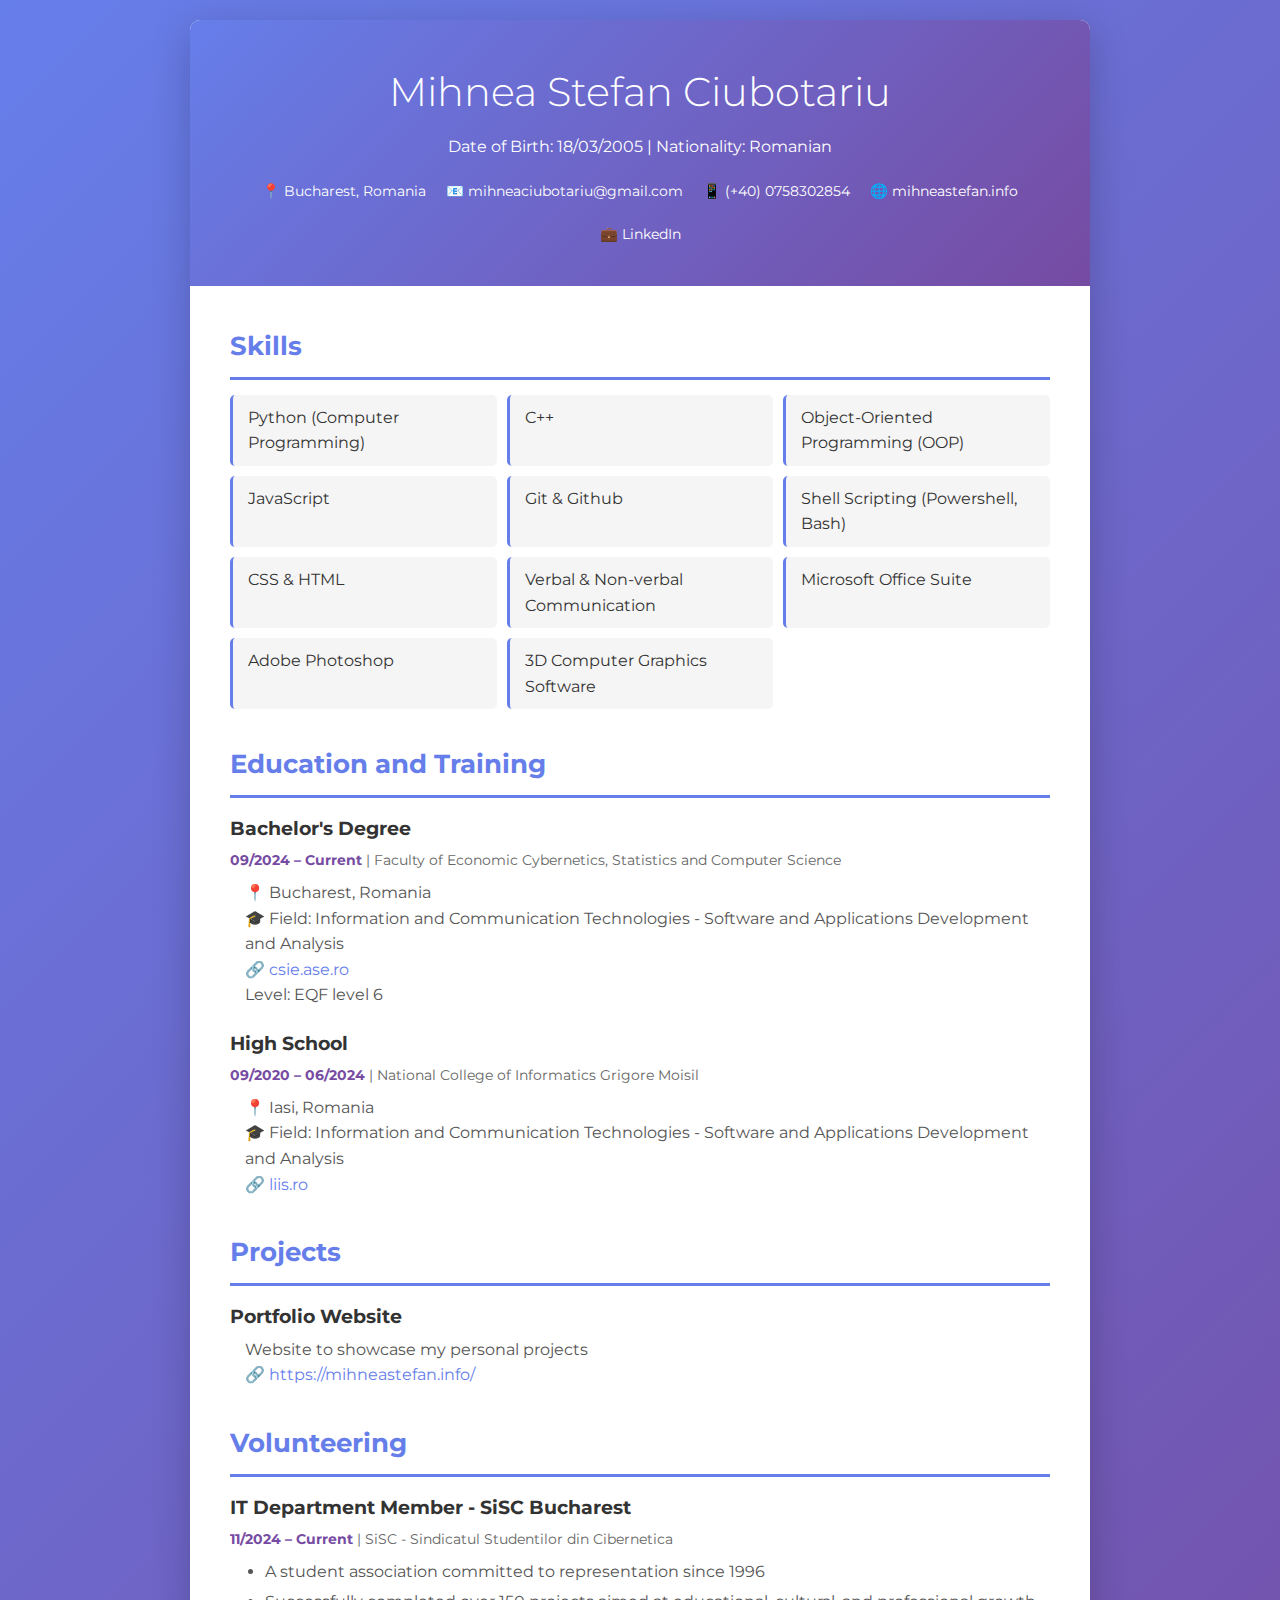
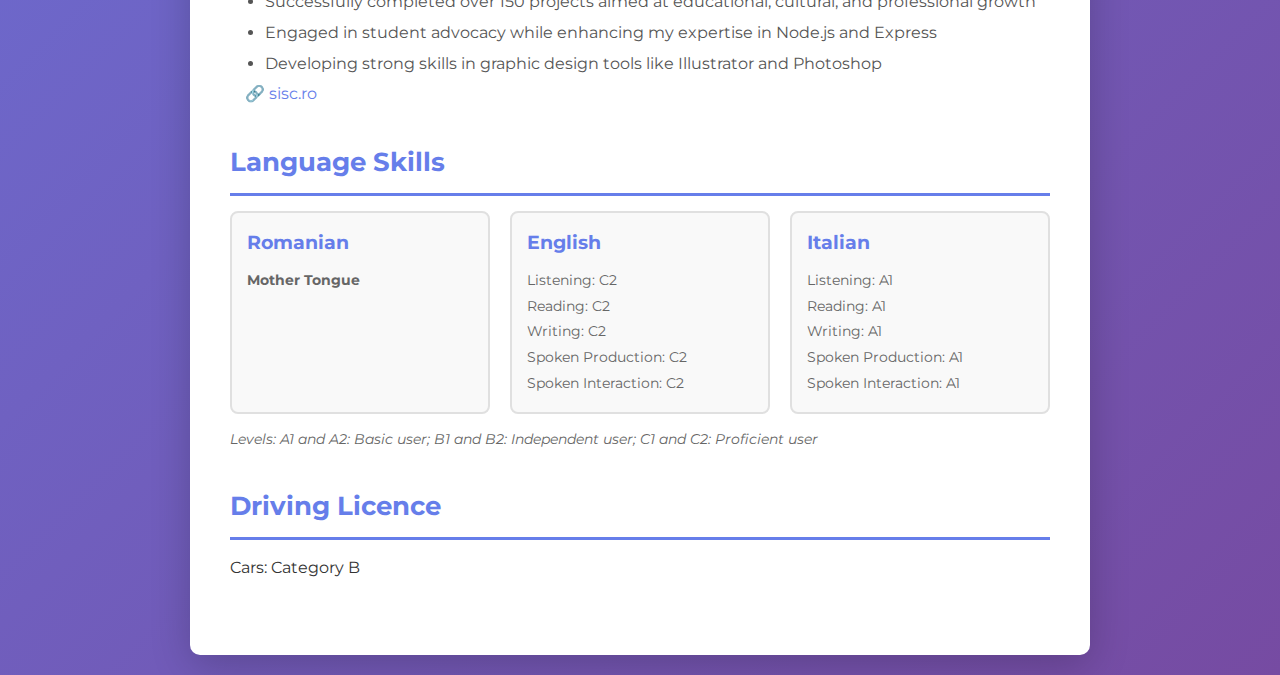
<file: cv.html>
<!DOCTYPE html>
<html lang="en">
<head>
    <meta charset="UTF-8">
    <meta name="viewport" content="width=device-width, initial-scale=1.0">
    <title>Mihnea Stefan Ciubotariu - CV</title>
    <link href="https://fonts.googleapis.com/css2?family=Montserrat:wght@300;400;500;600;700&display=swap" rel="stylesheet">
    <style>
        * {
            margin: 0;
            padding: 0;
            box-sizing: border-box;
        }

        body {
            font-family: 'Montserrat', sans-serif;
            line-height: 1.6;
            color: #333;
            background: linear-gradient(135deg, #667eea 0%, #764ba2 100%); /* Change these hex codes for background */
            padding: 20px;
        }

        .container {
            max-width: 900px;
            margin: 0 auto;
            background: white;
            box-shadow: 0 10px 40px rgba(0,0,0,0.2);
            border-radius: 10px;
            overflow: hidden;
        }

        .header {
            background: linear-gradient(135deg, #667eea 0%, #764ba2 100%);
            color: white;
            padding: 40px;
            text-align: center;
        }

        .header h1 {
            font-size: 2.5em;
            margin-bottom: 10px;
            font-weight: 300;
        }

        .contact-info {
            display: flex;
            flex-wrap: wrap;
            justify-content: center;
            gap: 20px;
            margin-top: 20px;
            font-size: 0.9em;
        }

        .contact-info a {
            color: white;
            text-decoration: none;
            transition: opacity 0.3s;
        }

        .contact-info a:hover {
            opacity: 0.8;
        }

        .content {
            padding: 40px;
        }

        .section {
            margin-bottom: 35px;
        }

        .section h2 {
            color: #667eea;
            font-size: 1.6em;
            margin-bottom: 15px;
            padding-bottom: 10px;
            border-bottom: 3px solid #667eea;
        }

        .entry {
            margin-bottom: 20px;
        }

        .entry h3 {
            color: #333;
            font-size: 1.2em;
            margin-bottom: 5px;
        }

        .entry-meta {
            color: #666;
            font-size: 0.9em;
            margin-bottom: 8px;
        }

        .entry-meta strong {
            color: #764ba2;
        }

        .entry p {
            color: #555;
            margin-left: 15px;
        }

        .entry ul {
            margin-left: 35px;
            color: #555;
        }

        .entry ul li {
            margin-bottom: 5px;
        }

        .skills-grid {
            display: grid;
            grid-template-columns: repeat(auto-fill, minmax(250px, 1fr));
            gap: 10px;
        }

        .skill-item {
            background: #f5f5f5;
            padding: 10px 15px;
            border-radius: 5px;
            border-left: 3px solid #667eea;
        }

        .language-section {
            display: grid;
            grid-template-columns: repeat(auto-fit, minmax(200px, 1fr));
            gap: 20px;
        }

        .language-card {
            background: #f9f9f9;
            padding: 15px;
            border-radius: 8px;
            border: 2px solid #e0e0e0;
        }

        .language-card h3 {
            color: #667eea;
            margin-bottom: 10px;
        }

        .language-card p {
            font-size: 0.9em;
            color: #666;
            line-height: 1.8;
        }

        a {
            color: #667eea;
            text-decoration: none;
        }

        a:hover {
            text-decoration: underline;
        }

        @media (max-width: 768px) {
            .header h1 {
                font-size: 1.8em;
            }

            .contact-info {
                flex-direction: column;
                gap: 10px;
            }

            .content {
                padding: 25px;
            }
        }
    </style>
</head>
<body>
    <div class="container">
        <div class="header">
            <h1>Mihnea Stefan Ciubotariu</h1>
            <p>Date of Birth: 18/03/2005 | Nationality: Romanian</p>
            <div class="contact-info">
                <span>📍 Bucharest, Romania</span>
                <span>📧 <a href="mailto:mihneaciubotariu@gmail.com">mihneaciubotariu@gmail.com</a></span>
                <span>📱 (+40) 0758302854</span>
                <span>🌐 <a href="https://mihneastefan.info" target="_blank">mihneastefan.info</a></span>
                <span>💼 <a href="https://www.linkedin.com/in/mihneaciubotariu" target="_blank">LinkedIn</a></span>
            </div>
        </div>

        <div class="content">
            <section class="section">
                <h2>Skills</h2>
                <div class="skills-grid">
                    <div class="skill-item">Python (Computer Programming)</div>
                    <div class="skill-item">C++</div>
                    <div class="skill-item">Object-Oriented Programming (OOP)</div>
                    <div class="skill-item">JavaScript</div>
                    <div class="skill-item">Git & Github</div>
                    <div class="skill-item">Shell Scripting (Powershell, Bash)</div>
                    <div class="skill-item">CSS & HTML</div>
                    <div class="skill-item">Verbal & Non-verbal Communication</div>
                    <div class="skill-item">Microsoft Office Suite</div>
                    <div class="skill-item">Adobe Photoshop</div>
                    <div class="skill-item">3D Computer Graphics Software</div>
                </div>
            </section>

            <section class="section">
                <h2>Education and Training</h2>
                
                <div class="entry">
                    <h3>Bachelor's Degree</h3>
                    <div class="entry-meta">
                        <strong>09/2024 – Current</strong> | Faculty of Economic Cybernetics, Statistics and Computer Science
                    </div>
                    <p>📍 Bucharest, Romania</p>
                    <p>🎓 Field: Information and Communication Technologies - Software and Applications Development and Analysis</p>
                    <p>🔗 <a href="https://csie.ase.ro" target="_blank">csie.ase.ro</a></p>
                    <p>Level: EQF level 6</p>
                </div>

                <div class="entry">
                    <h3>High School</h3>
                    <div class="entry-meta">
                        <strong>09/2020 – 06/2024</strong> | National College of Informatics Grigore Moisil
                    </div>
                    <p>📍 Iasi, Romania</p>
                    <p>🎓 Field: Information and Communication Technologies - Software and Applications Development and Analysis</p>
                    <p>🔗 <a href="https://liis.ro" target="_blank">liis.ro</a></p>
                </div>
            </section>

            <section class="section">
                <h2>Projects</h2>
                <div class="entry">
                    <h3>Portfolio Website</h3>
                    <p>Website to showcase my personal projects</p>
                    <p>🔗 <a href="https://mihneastefan.info/" target="_blank">https://mihneastefan.info/</a></p>
                </div>
            </section>

            <section class="section">
                <h2>Volunteering</h2>
                <div class="entry">
                    <h3>IT Department Member - SiSC Bucharest</h3>
                    <div class="entry-meta">
                        <strong>11/2024 – Current</strong> | SiSC - Sindicatul Studentilor din Cibernetica
                    </div>
                    <ul>
                        <li>A student association committed to representation since 1996</li>
                        <li>Successfully completed over 150 projects aimed at educational, cultural, and professional growth</li>
                        <li>Engaged in student advocacy while enhancing my expertise in Node.js and Express</li>
                        <li>Developing strong skills in graphic design tools like Illustrator and Photoshop</li>
                    </ul>
                    <p>🔗 <a href="https://sisc.ro" target="_blank">sisc.ro</a></p>
                </div>
            </section>

            <section class="section">
                <h2>Language Skills</h2>
                <div class="language-section">
                    <div class="language-card">
                        <h3>Romanian</h3>
                        <p><strong>Mother Tongue</strong></p>
                    </div>
                    
                    <div class="language-card">
                        <h3>English</h3>
                        <p>
                            Listening: C2<br>
                            Reading: C2<br>
                            Writing: C2<br>
                            Spoken Production: C2<br>
                            Spoken Interaction: C2
                        </p>
                    </div>
                    
                    <div class="language-card">
                        <h3>Italian</h3>
                        <p>
                            Listening: A1<br>
                            Reading: A1<br>
                            Writing: A1<br>
                            Spoken Production: A1<br>
                            Spoken Interaction: A1
                        </p>
                    </div>
                </div>
                <p style="margin-top: 15px; font-size: 0.85em; color: #666;"><em>Levels: A1 and A2: Basic user; B1 and B2: Independent user; C1 and C2: Proficient user</em></p>
            </section>

            <section class="section">
                <h2>Driving Licence</h2>
                <p>Cars: Category B</p>
            </section>
        </div>
    </div>
</body>
</html>
</file>
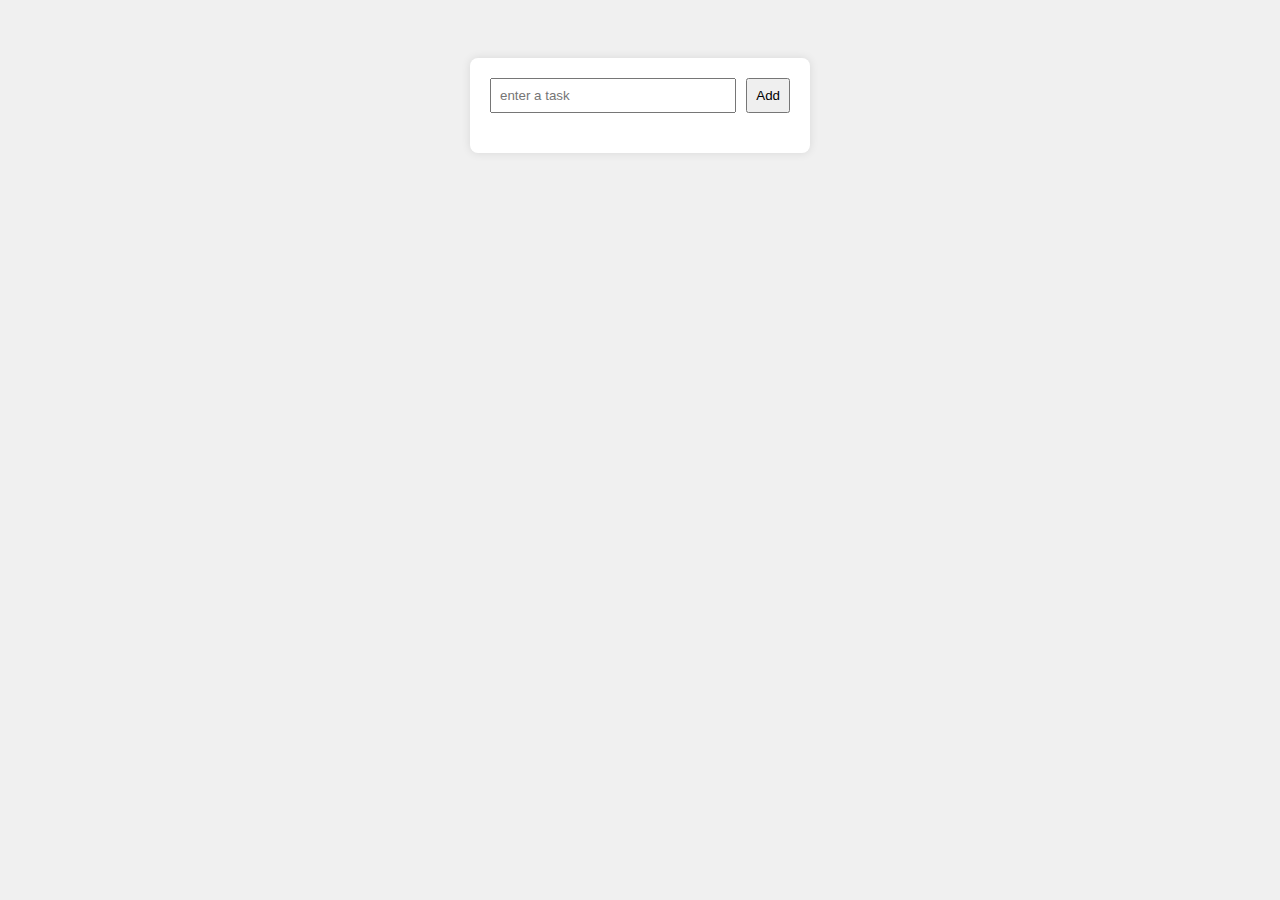
<file: ToDo/todo.html>
<!DOCTYPE html>
<html lang="en">
  <head>
    <meta charset="UTF-8" />
    <title>To-Do App</title>
    <link rel="stylesheet" href="style.css" />
  </head>
  <body>
    <div class="app">
      <!-- <h1>My To-Do List</h1> -->
      <form id="todo-form">
        <input
          type="text"
          id="todo-input"
          placeholder="enter a task"
          required
        />
        <button type="submit">Add</button>
      </form>
      <ul id="todo-list"></ul>
    </div>

    <script src="script.js"></script>
  </body>
</html>
</file>
<file: ToDo/style.css>
body {
  font-family: sans-serif;
  background: #f0f0f0;
  display: flex;
  justify-content: center;
  padding: 50px;
}

.app {
  background: white;
  padding: 20px;
  border-radius: 8px;
  width: 300px;
  box-shadow: 0 0 10px rgba(0,0,0,0.1);
}

form {
  display: flex;
  gap: 10px;
}

input[type="text"] {
  flex: 1;
  padding: 8px;
}

button {
  padding: 8px;
  cursor: pointer;
}

ul {
  list-style: none;
  padding-left: 0;
  margin-top: 20px;
}

li {
  display: flex;
  align-items: center;
  gap: 10px;
  margin-bottom: 10px;
}

.completed {
  text-decoration: line-through;
  color: gray;
  opacity: 0.6;
}
.todo-checkbox {
  width: 18px;
  height: 18px;
}

.todo-label {
  flex: 1;
}

.delete-btn {
  background: #ff4d4d;
  color: white;
  border: none;
  border-radius: 4px;
  padding: 4px 8px;
  cursor: pointer;
  margin-left: 8px;
}
</file>
